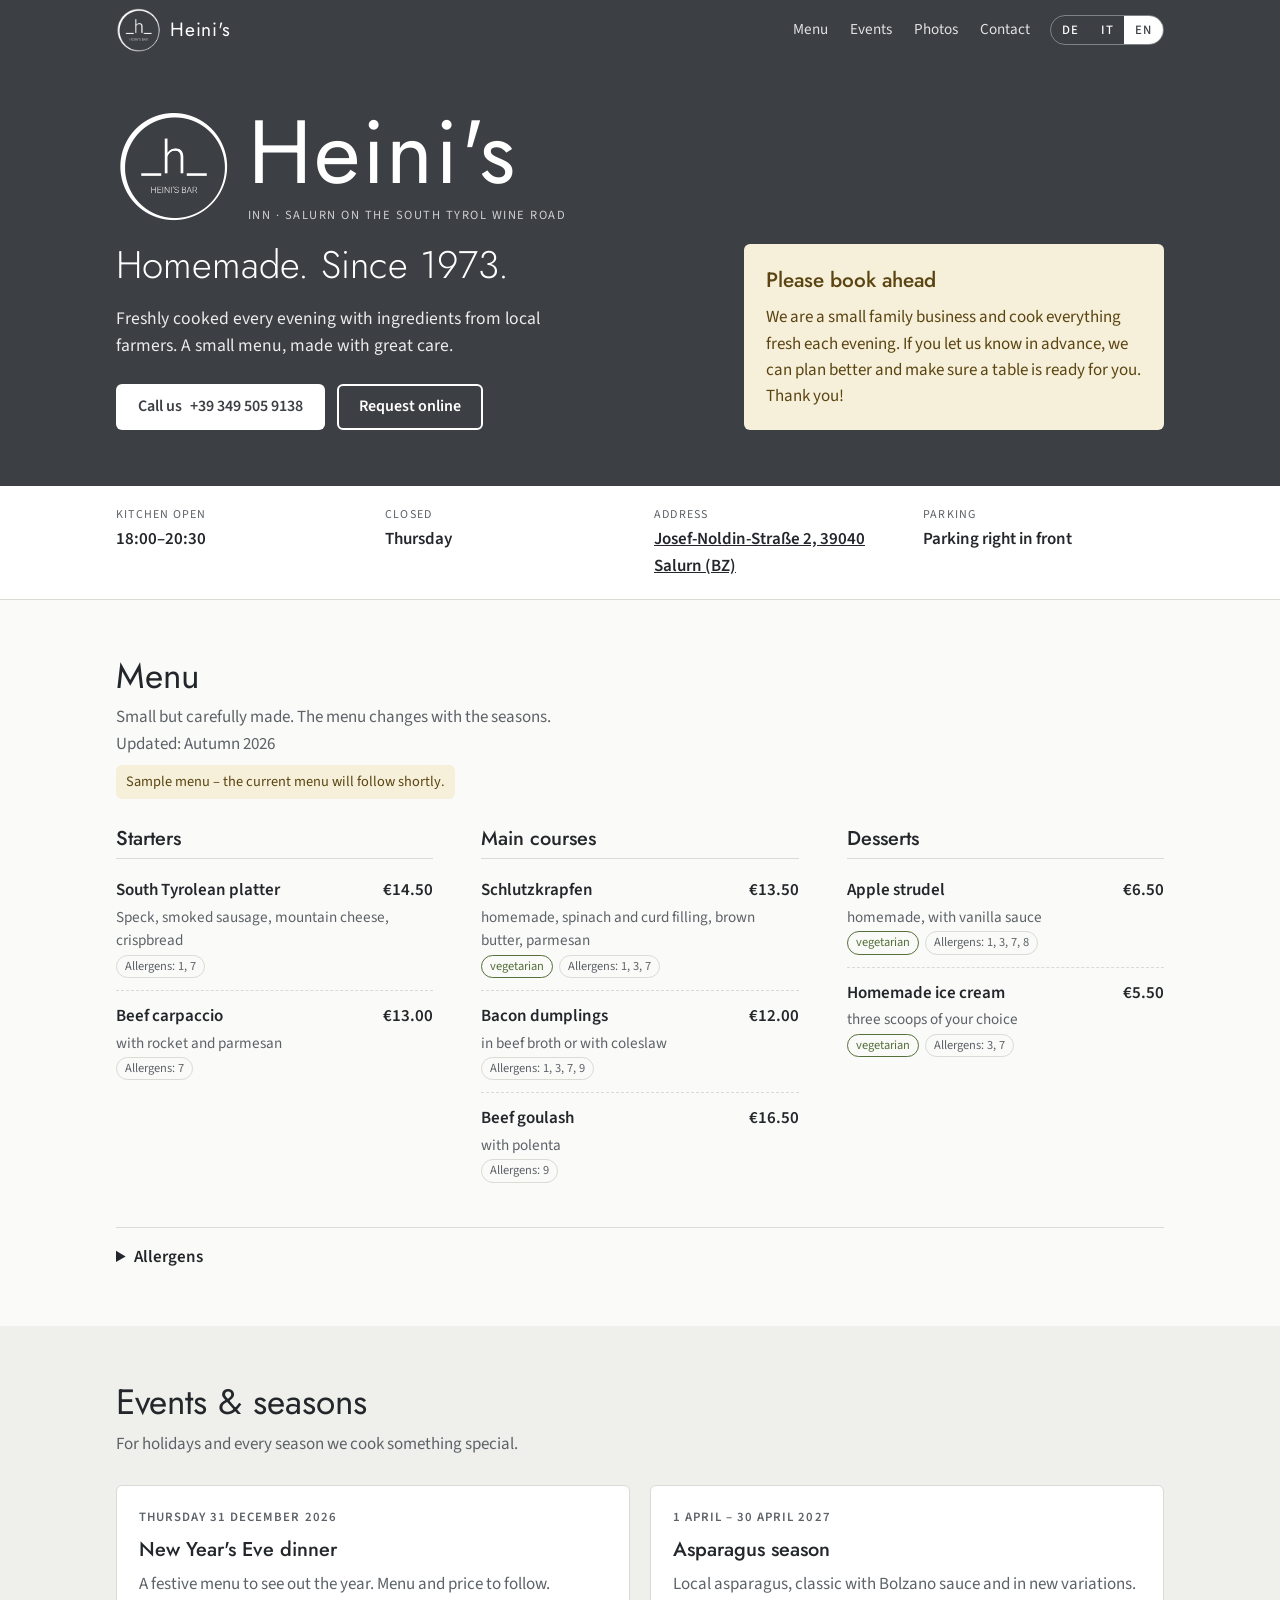
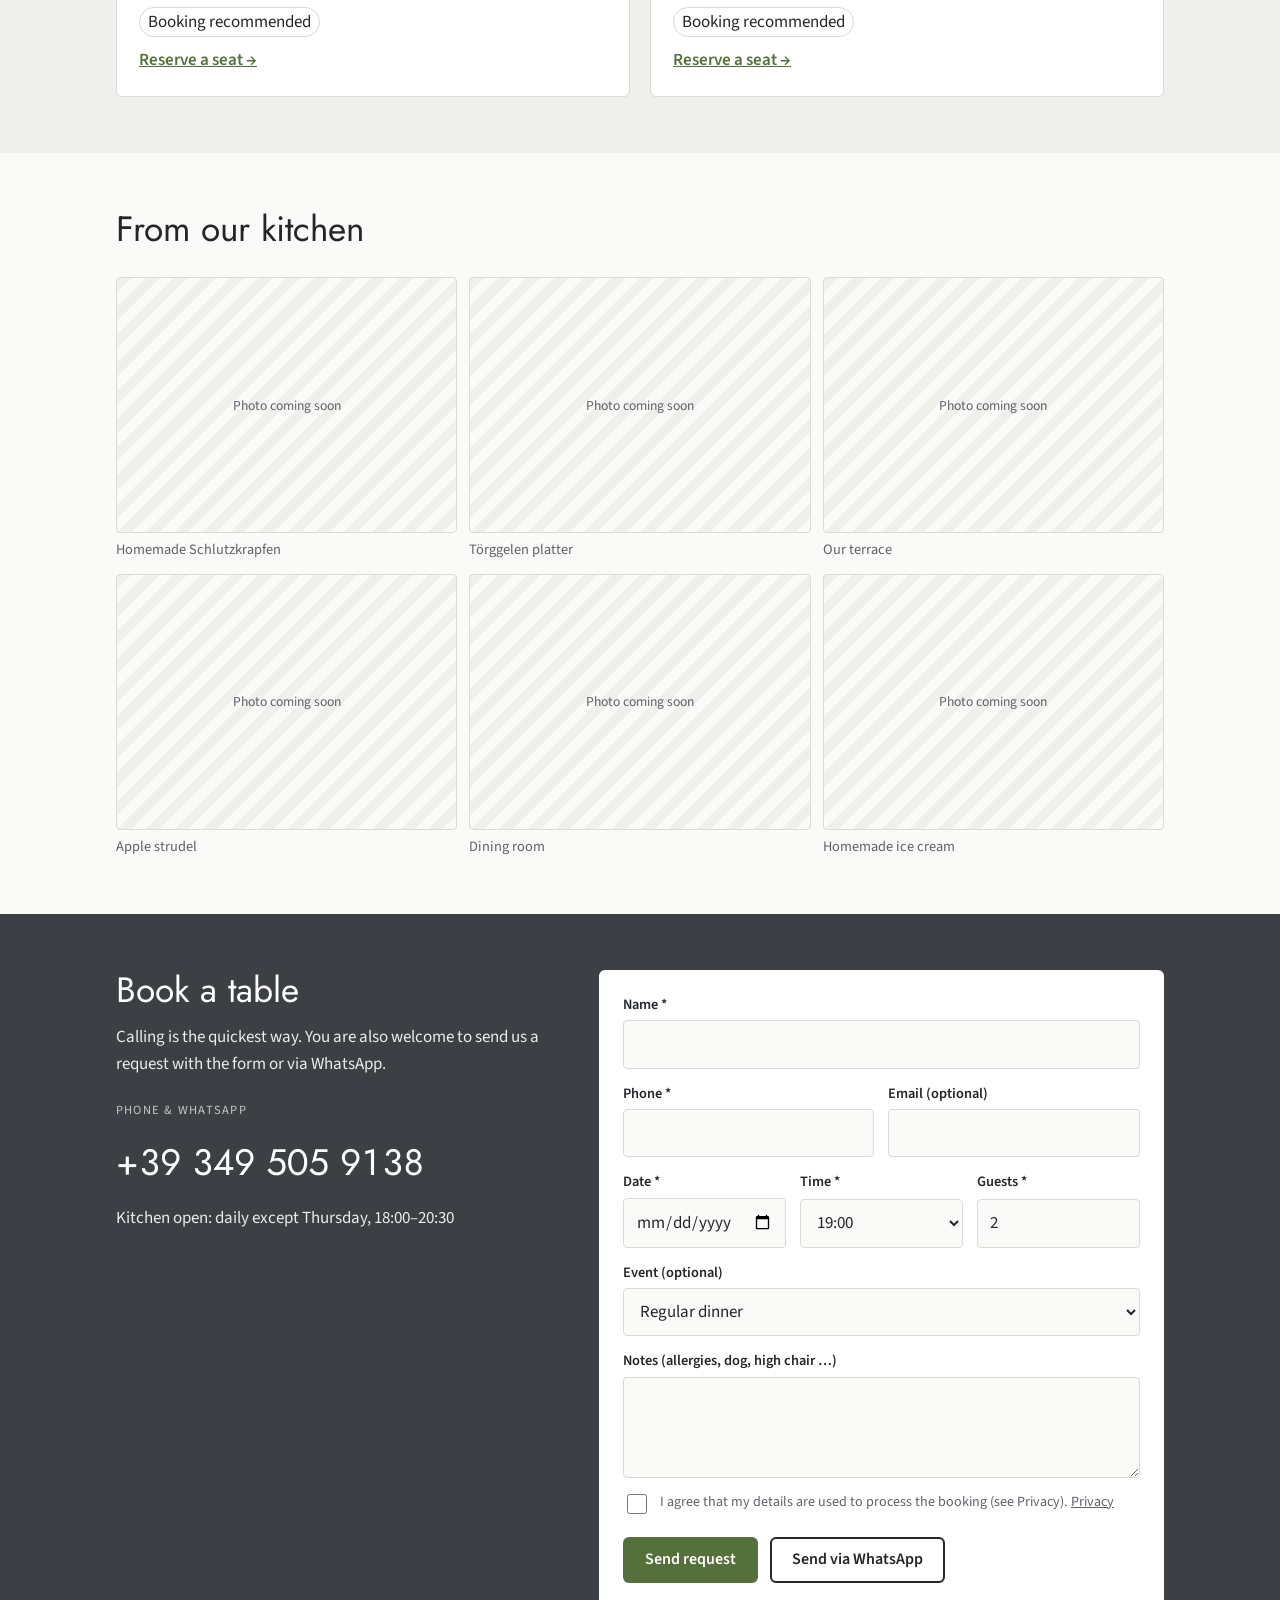
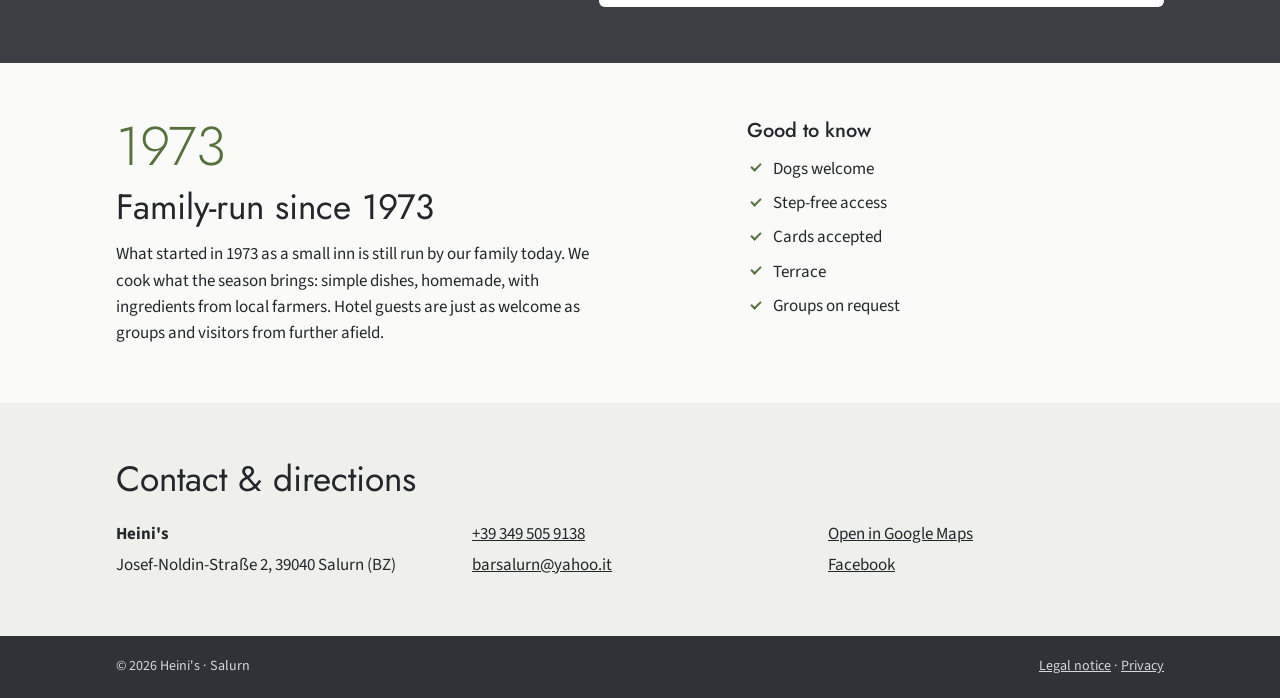
<file: index.html>
<!doctype html>
<html lang="de">
<head>
<meta charset="utf-8">
<meta name="viewport" content="width=device-width, initial-scale=1, viewport-fit=cover">
<title>Heini's Salurn</title>
<meta name="claude:viewport-fit-sides" content="cover">
<meta name="description" content="Heini's – traditionelles Gasthaus in Salurn, Familienbetrieb seit 1973. Hausgemachte, regionale Küche. Reservierung erbeten: +39 349 505 9138.">
<link rel="icon" href="img/logo.png">
<link rel="preconnect" href="https://fonts.googleapis.com">
<link rel="preconnect" href="https://fonts.gstatic.com" crossorigin>
<link rel="stylesheet" href="https://fonts.googleapis.com/css2?family=Jost:wght@300;400;500&family=Source+Sans+3:wght@400;600&display=swap">
<link rel="stylesheet" href="css/style.css">
</head>
<body>

<header class="topbar">
  <div class="wrap topbar-in">
    <a href="#top" class="brand" aria-label="Heini's"><img src="img/logo.png" alt="Heini's Bar Logo" width="44" height="44"><span>Heini's</span></a>
    <nav class="nav" aria-label="Hauptnavigation">
      <a href="#karte" data-i18n="nav.karte">Speisekarte</a>
      <a href="#events" data-i18n="nav.events">Events</a>
      <a href="#fotos" data-i18n="nav.fotos">Fotos</a>
      <a href="#kontakt" data-i18n="nav.kontakt">Kontakt</a>
    </nav>
    <div class="lang" role="group" aria-label="Sprache / Lingua / Language">
      <button type="button" data-lang="de">DE</button>
      <button type="button" data-lang="it">IT</button>
      <button type="button" data-lang="en">EN</button>
    </div>
  </div>
</header>

<main id="top">

  <section class="hero">
    <div class="wrap hero-in">
      <div class="hero-text">
        <div class="hero-brand">
          <img src="img/logo.png" alt="" width="112" height="112">
          <div>
            <h1 class="hero-name">Heini's</h1>
            <p class="eyebrow" data-i18n="hero.eyebrow">Gasthaus · Salurn an der Weinstraße</p>
          </div>
        </div>
        <p class="slogan" data-i18n="hero.title">Hausgemacht. Seit 1973.</p>
        <p class="lead" data-i18n="hero.lead"></p>
        <div class="actions">
          <a class="btn btn-primary js-tel" href="tel:+393495059138"><span data-i18n="hero.call">Anrufen</span> <span class="js-tel-text nowrap"></span></a>
          <a class="btn btn-ghost" href="#reservieren" data-i18n="hero.reserve">Online anfragen</a>
        </div>
      </div>
      <aside class="notice" aria-live="polite">
        <p class="notice-title" data-i18n="notice.title">Bitte reservieren Sie vorab</p>
        <p data-i18n="notice.text"></p>
      </aside>
    </div>
  </section>

  <div id="urlaub" class="urlaub" hidden>
    <div class="wrap"><strong data-i18n="urlaub.title">Betriebsferien</strong> <span id="urlaub-text"></span></div>
  </div>

  <section class="facts" aria-label="Öffnungszeiten">
    <dl class="wrap facts-in">
      <div><dt data-i18n="info.kueche">Warme Küche</dt><dd id="fact-kueche"></dd></div>
      <div><dt data-i18n="info.ruhetag">Ruhetag</dt><dd id="fact-ruhetag"></dd></div>
      <div id="fact-bar-wrap" hidden><dt data-i18n="info.bar">Bar</dt><dd id="fact-bar"></dd></div>
      <div><dt data-i18n="info.adresse">Adresse</dt><dd><a id="fact-adresse" target="_blank" rel="noopener"></a></dd></div>
      <div><dt data-i18n="info.parken">Parken</dt><dd data-i18n="info.parkenText"></dd></div>
    </dl>
  </section>

  <section id="karte" class="section">
    <div class="wrap">
      <div class="section-head">
        <h2 data-i18n="karte.title">Speisekarte</h2>
        <p class="sub"><span data-i18n="karte.lead"></span> <span class="stand"><span data-i18n="karte.stand">Stand</span>: <span id="karte-stand"></span></span></p>
        <p class="beispiel" data-i18n="karte.beispiel"></p>
      </div>
      <div id="karte-list" class="menu"></div>
      <details class="allergene">
        <summary data-i18n="karte.allergeneTitle">Allergene</summary>
        <ol id="allergene-list"></ol>
        <p data-i18n="karte.allergeneHinweis"></p>
      </details>
    </div>
  </section>

  <section id="events" class="section section-alt">
    <div class="wrap">
      <div class="section-head">
        <h2 data-i18n="events.title">Events &amp; Saison</h2>
        <p class="sub" data-i18n="events.lead"></p>
      </div>
      <div id="events-list" class="events"></div>
    </div>
  </section>

  <section id="fotos" class="section">
    <div class="wrap">
      <div class="section-head"><h2 data-i18n="fotos.title">Aus unserer Küche</h2></div>
      <div id="galerie" class="gallery"></div>
    </div>
  </section>

  <section id="reservieren" class="section section-dark">
    <div class="wrap res">
      <div class="res-info">
        <h2 data-i18n="res.title">Tisch reservieren</h2>
        <p data-i18n="res.lead"></p>
        <p class="res-label" data-i18n="res.phoneLabel">Telefon &amp; WhatsApp</p>
        <a class="res-phone js-tel" href="tel:+393495059138"><span class="js-tel-text"></span></a>
        <p class="res-times" id="res-times"></p>
      </div>

      <form id="res-form" class="form" novalidate>
        <div class="row">
          <label for="f-name"><span data-i18n="f.name">Name</span> *</label>
          <input id="f-name" name="name" autocomplete="name" required>
        </div>
        <div class="row two">
          <div><label for="f-tel"><span data-i18n="f.tel">Telefon</span> *</label>
            <input id="f-tel" name="telefon" type="tel" autocomplete="tel" required></div>
          <div><label for="f-email" data-i18n="f.email">E-Mail (optional)</label>
            <input id="f-email" name="email" type="email" autocomplete="email"></div>
        </div>
        <div class="row three">
          <div><label for="f-datum"><span data-i18n="f.datum">Datum</span> *</label>
            <input id="f-datum" name="datum" type="date" required></div>
          <div><label for="f-zeit"><span data-i18n="f.zeit">Uhrzeit</span> *</label>
            <select id="f-zeit" name="uhrzeit" required></select></div>
          <div><label for="f-personen"><span data-i18n="f.personen">Personen</span> *</label>
            <input id="f-personen" name="personen" type="number" min="1" max="60" value="2" required></div>
        </div>
        <div class="row">
          <label for="f-anlass" data-i18n="f.anlass">Event (optional)</label>
          <select id="f-anlass" name="event"></select>
        </div>
        <div class="row">
          <label for="f-notiz" data-i18n="f.notiz">Anmerkungen</label>
          <textarea id="f-notiz" name="anmerkungen" rows="3"></textarea>
        </div>
        <label class="check" for="f-consent">
          <input id="f-consent" type="checkbox" required>
          <span><span data-i18n="f.consent"></span> <a href="datenschutz.html" data-i18n="footer.datenschutz">Datenschutz</a></span>
        </label>
        <input type="text" name="_honey" class="hp" tabindex="-1" autocomplete="off" aria-hidden="true">
        <p id="f-msg" class="msg" role="status" hidden></p>
        <div class="actions">
          <button type="submit" class="btn btn-primary" id="f-submit" data-i18n="f.senden">Anfrage senden</button>
          <button type="button" class="btn btn-ghost" id="f-wa" data-i18n="f.whatsapp">Per WhatsApp senden</button>
        </div>
      </form>
    </div>
  </section>

  <section class="section about">
    <div class="wrap about-in">
      <div>
        <p class="year">1973</p>
        <h2 data-i18n="about.title">Seit 1973 in Familienhand</h2>
        <p data-i18n="about.text"></p>
      </div>
      <div>
        <h3 data-i18n="gut.title">Gut zu wissen</h3>
        <ul class="ticks">
          <li data-i18n="gut.hunde">Hunde willkommen</li>
          <li data-i18n="gut.barriere">Barrierefrei</li>
          <li data-i18n="gut.karte">Kartenzahlung möglich</li>
          <li data-i18n="gut.terrasse">Terrasse</li>
          <li data-i18n="gut.gruppen">Gruppen auf Anfrage</li>
        </ul>
      </div>
    </div>
  </section>

  <section id="kontakt" class="section section-alt">
    <div class="wrap contact">
      <h2 data-i18n="kontakt.title">Kontakt &amp; Anfahrt</h2>
      <div class="contact-grid">
        <p><strong>Heini's</strong><br><span id="c-adresse"></span></p>
        <p><a class="js-tel" href="tel:+393495059138"><span class="js-tel-text"></span></a><br>
           <a id="c-email" href="mailto:barsalurn@yahoo.it"></a></p>
        <p><a id="c-maps" target="_blank" rel="noopener" data-i18n="kontakt.maps">In Google Maps öffnen</a><br>
           <a id="c-fb" target="_blank" rel="noopener">Facebook</a></p>
      </div>
    </div>
  </section>

</main>

<footer class="footer">
  <div class="wrap footer-in">
    <span>© <span id="jahr"></span> Heini's · Salurn</span>
    <span><a href="impressum.html" data-i18n="footer.impressum">Impressum</a> · <a href="datenschutz.html" data-i18n="footer.datenschutz">Datenschutz</a></span>
  </div>
</footer>

<script src="js/data.js"></script>
<script src="js/i18n.js"></script>
<script src="js/main.js"></script>
</body>
</html>
</file>
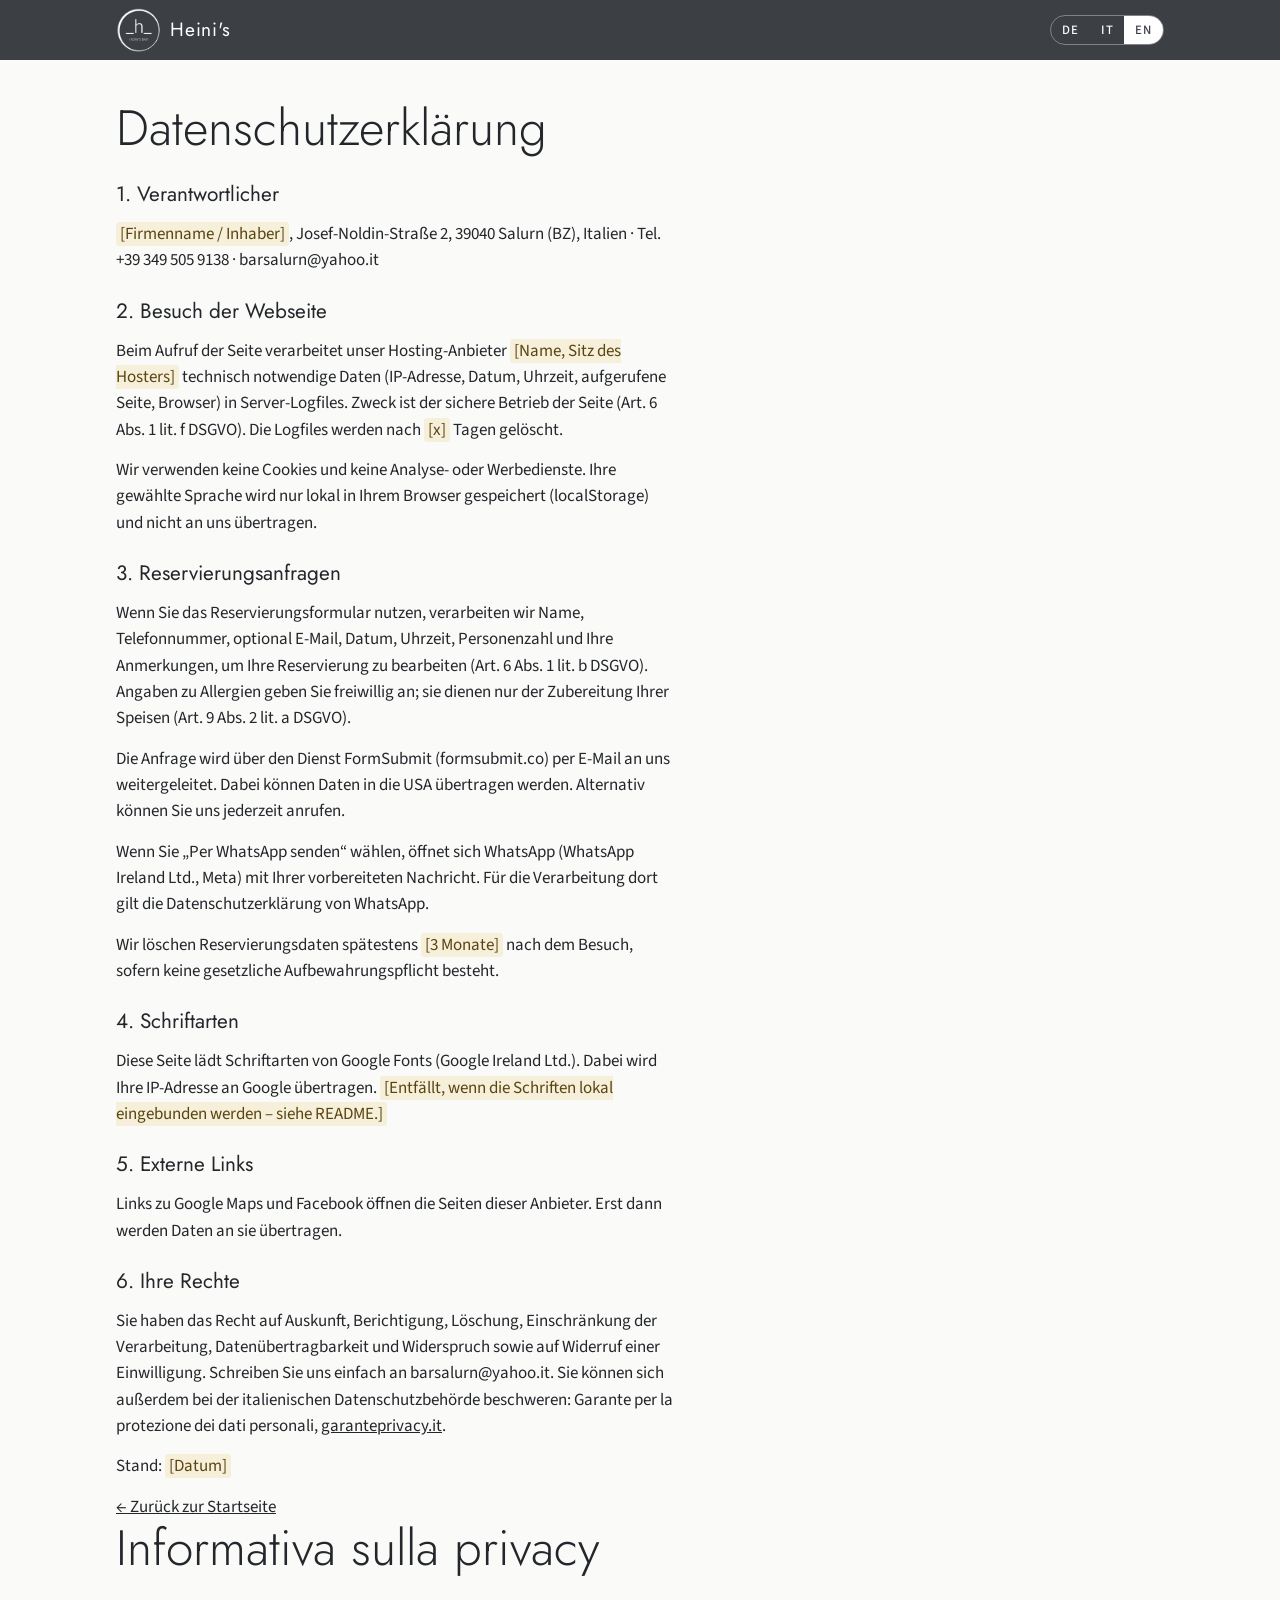
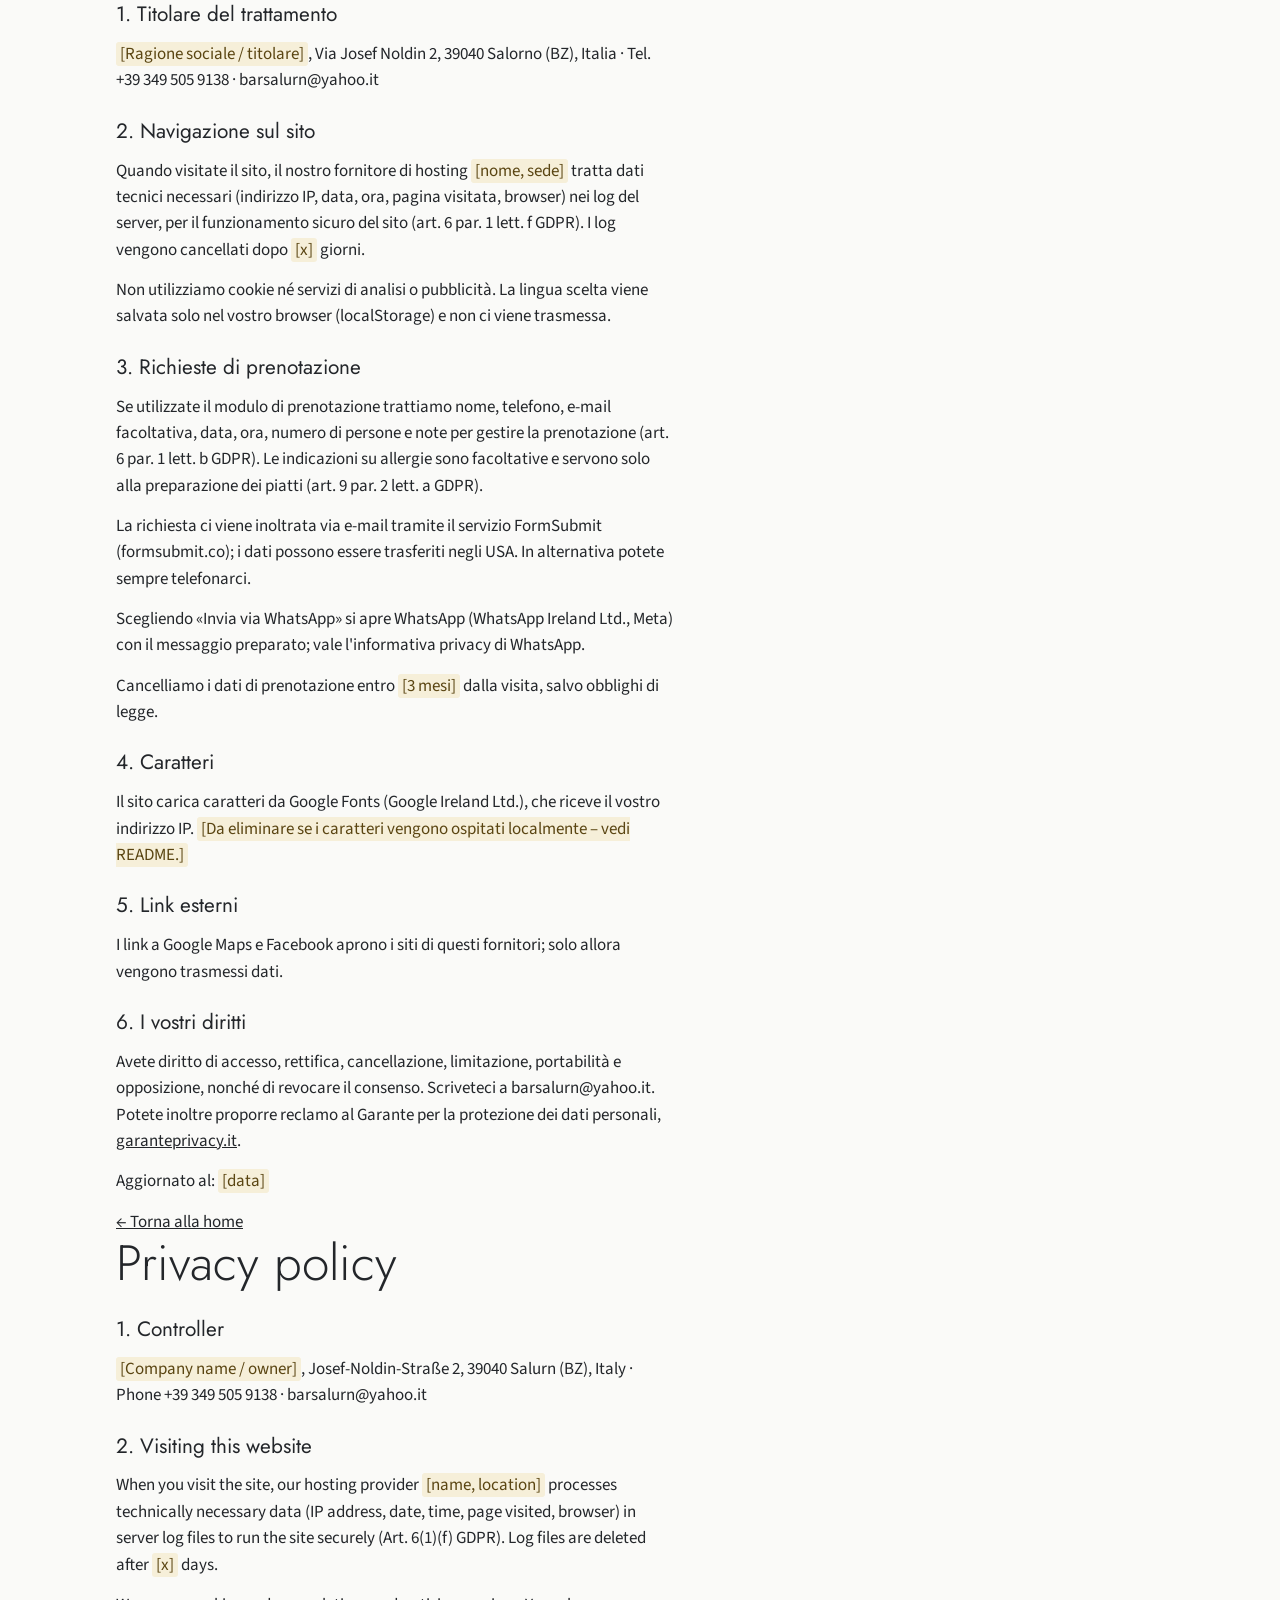
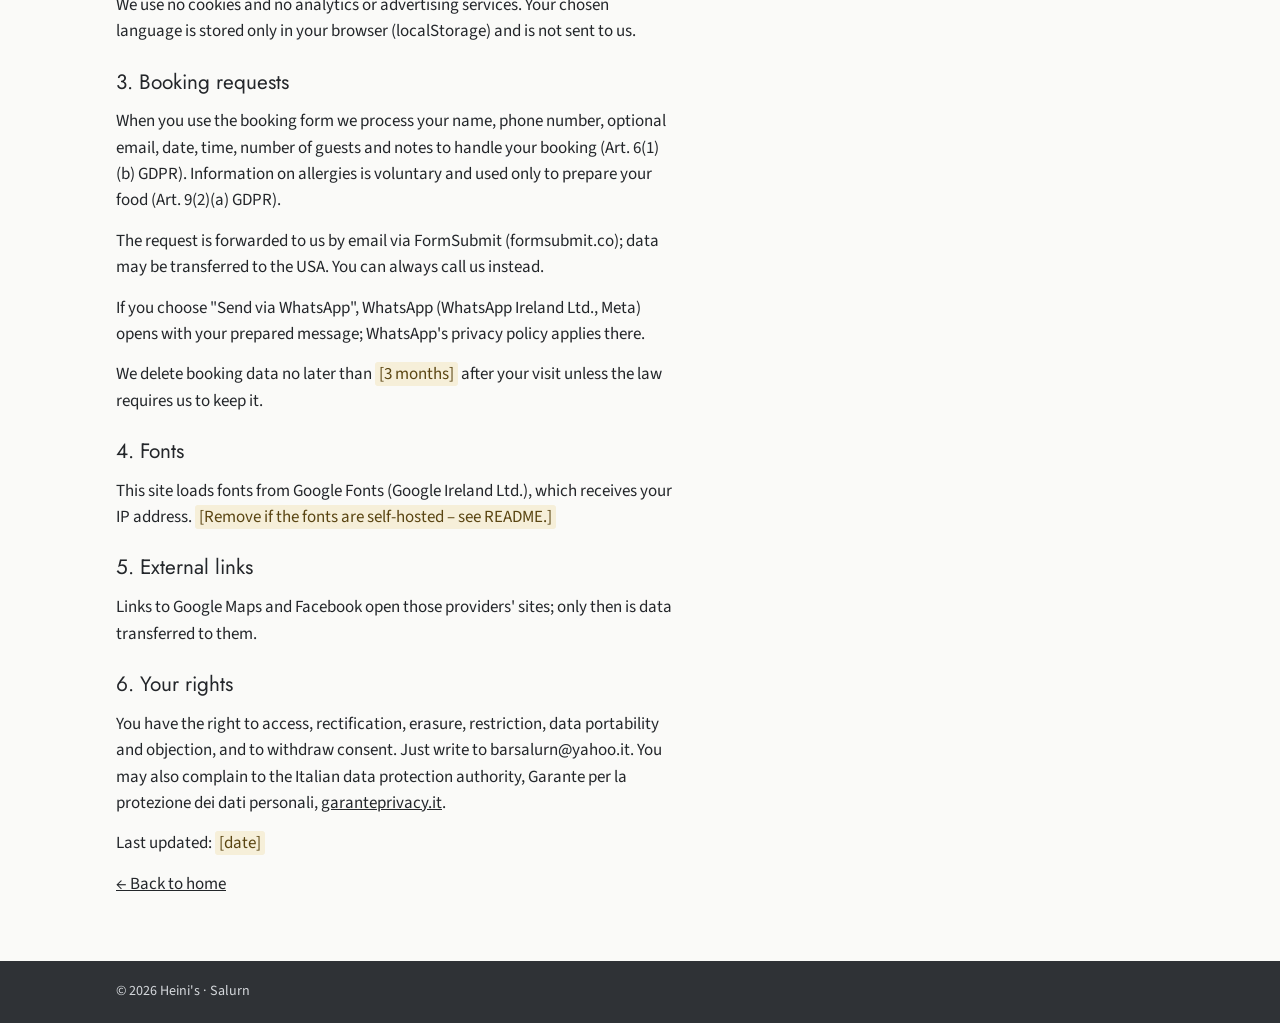
<file: datenschutz.html>
<!doctype html>
<html lang="de">
<head>
<meta charset="utf-8">
<meta name="viewport" content="width=device-width, initial-scale=1, viewport-fit=cover">
<title>Datenschutz · Heini's Salurn</title>
<meta name="robots" content="noindex">
<link rel="icon" href="img/logo.png">
<link rel="stylesheet" href="https://fonts.googleapis.com/css2?family=Jost:wght@300;400;500&family=Source+Sans+3:wght@400;600&display=swap">
<link rel="stylesheet" href="css/style.css">
</head>
<body>
<header class="topbar">
  <div class="wrap topbar-in">
    <a href="index.html" class="brand"><img src="img/logo.png" alt="Heini's Bar Logo" width="44" height="44"><span>Heini's</span></a>
    <div class="lang" role="group" aria-label="Sprache / Lingua / Language" style="margin-left:auto">
      <button type="button" data-lang="de">DE</button><button type="button" data-lang="it">IT</button><button type="button" data-lang="en">EN</button>
    </div>
  </div>
</header>

<main class="legal wrap">
<!-- VORLAGE nach DSGVO / GDPR. Gelb markierte Stellen ersetzen und vor
     Veröffentlichung kurz von Steuerberater oder Verband (z. B. HGV) prüfen lassen. -->
<article data-lang-block="de">
  <h1>Datenschutzerklärung</h1>
  <h2>1. Verantwortlicher</h2>
  <p><span class="todo">[Firmenname / Inhaber]</span>, Josef-Noldin-Straße 2, 39040 Salurn (BZ), Italien · Tel. +39 349 505 9138 · barsalurn@yahoo.it</p>
  <h2>2. Besuch der Webseite</h2>
  <p>Beim Aufruf der Seite verarbeitet unser Hosting-Anbieter <span class="todo">[Name, Sitz des Hosters]</span> technisch notwendige Daten (IP-Adresse, Datum, Uhrzeit, aufgerufene Seite, Browser) in Server-Logfiles. Zweck ist der sichere Betrieb der Seite (Art. 6 Abs. 1 lit. f DSGVO). Die Logfiles werden nach <span class="todo">[x]</span> Tagen gelöscht.</p>
  <p>Wir verwenden keine Cookies und keine Analyse- oder Werbedienste. Ihre gewählte Sprache wird nur lokal in Ihrem Browser gespeichert (localStorage) und nicht an uns übertragen.</p>
  <h2>3. Reservierungsanfragen</h2>
  <p>Wenn Sie das Reservierungsformular nutzen, verarbeiten wir Name, Telefonnummer, optional E-Mail, Datum, Uhrzeit, Personenzahl und Ihre Anmerkungen, um Ihre Reservierung zu bearbeiten (Art. 6 Abs. 1 lit. b DSGVO). Angaben zu Allergien geben Sie freiwillig an; sie dienen nur der Zubereitung Ihrer Speisen (Art. 9 Abs. 2 lit. a DSGVO).</p>
  <p>Die Anfrage wird über den Dienst FormSubmit (formsubmit.co) per E-Mail an uns weitergeleitet. Dabei können Daten in die USA übertragen werden. Alternativ können Sie uns jederzeit anrufen.</p>
  <p>Wenn Sie „Per WhatsApp senden“ wählen, öffnet sich WhatsApp (WhatsApp Ireland Ltd., Meta) mit Ihrer vorbereiteten Nachricht. Für die Verarbeitung dort gilt die Datenschutzerklärung von WhatsApp.</p>
  <p>Wir löschen Reservierungsdaten spätestens <span class="todo">[3 Monate]</span> nach dem Besuch, sofern keine gesetzliche Aufbewahrungspflicht besteht.</p>
  <h2>4. Schriftarten</h2>
  <p>Diese Seite lädt Schriftarten von Google Fonts (Google Ireland Ltd.). Dabei wird Ihre IP-Adresse an Google übertragen. <span class="todo">[Entfällt, wenn die Schriften lokal eingebunden werden – siehe README.]</span></p>
  <h2>5. Externe Links</h2>
  <p>Links zu Google Maps und Facebook öffnen die Seiten dieser Anbieter. Erst dann werden Daten an sie übertragen.</p>
  <h2>6. Ihre Rechte</h2>
  <p>Sie haben das Recht auf Auskunft, Berichtigung, Löschung, Einschränkung der Verarbeitung, Datenübertragbarkeit und Widerspruch sowie auf Widerruf einer Einwilligung. Schreiben Sie uns einfach an barsalurn@yahoo.it. Sie können sich außerdem bei der italienischen Datenschutzbehörde beschweren: Garante per la protezione dei dati personali, <a href="https://www.garanteprivacy.it" target="_blank" rel="noopener">garanteprivacy.it</a>.</p>
  <p>Stand: <span class="todo">[Datum]</span></p>
  <p><a href="index.html">← Zurück zur Startseite</a></p>
</article>

<article data-lang-block="it" hidden>
  <h1>Informativa sulla privacy</h1>
  <h2>1. Titolare del trattamento</h2>
  <p><span class="todo">[Ragione sociale / titolare]</span>, Via Josef Noldin 2, 39040 Salorno (BZ), Italia · Tel. +39 349 505 9138 · barsalurn@yahoo.it</p>
  <h2>2. Navigazione sul sito</h2>
  <p>Quando visitate il sito, il nostro fornitore di hosting <span class="todo">[nome, sede]</span> tratta dati tecnici necessari (indirizzo IP, data, ora, pagina visitata, browser) nei log del server, per il funzionamento sicuro del sito (art. 6 par. 1 lett. f GDPR). I log vengono cancellati dopo <span class="todo">[x]</span> giorni.</p>
  <p>Non utilizziamo cookie né servizi di analisi o pubblicità. La lingua scelta viene salvata solo nel vostro browser (localStorage) e non ci viene trasmessa.</p>
  <h2>3. Richieste di prenotazione</h2>
  <p>Se utilizzate il modulo di prenotazione trattiamo nome, telefono, e-mail facoltativa, data, ora, numero di persone e note per gestire la prenotazione (art. 6 par. 1 lett. b GDPR). Le indicazioni su allergie sono facoltative e servono solo alla preparazione dei piatti (art. 9 par. 2 lett. a GDPR).</p>
  <p>La richiesta ci viene inoltrata via e-mail tramite il servizio FormSubmit (formsubmit.co); i dati possono essere trasferiti negli USA. In alternativa potete sempre telefonarci.</p>
  <p>Scegliendo «Invia via WhatsApp» si apre WhatsApp (WhatsApp Ireland Ltd., Meta) con il messaggio preparato; vale l'informativa privacy di WhatsApp.</p>
  <p>Cancelliamo i dati di prenotazione entro <span class="todo">[3 mesi]</span> dalla visita, salvo obblighi di legge.</p>
  <h2>4. Caratteri</h2>
  <p>Il sito carica caratteri da Google Fonts (Google Ireland Ltd.), che riceve il vostro indirizzo IP. <span class="todo">[Da eliminare se i caratteri vengono ospitati localmente – vedi README.]</span></p>
  <h2>5. Link esterni</h2>
  <p>I link a Google Maps e Facebook aprono i siti di questi fornitori; solo allora vengono trasmessi dati.</p>
  <h2>6. I vostri diritti</h2>
  <p>Avete diritto di accesso, rettifica, cancellazione, limitazione, portabilità e opposizione, nonché di revocare il consenso. Scriveteci a barsalurn@yahoo.it. Potete inoltre proporre reclamo al Garante per la protezione dei dati personali, <a href="https://www.garanteprivacy.it" target="_blank" rel="noopener">garanteprivacy.it</a>.</p>
  <p>Aggiornato al: <span class="todo">[data]</span></p>
  <p><a href="index.html">← Torna alla home</a></p>
</article>

<article data-lang-block="en" hidden>
  <h1>Privacy policy</h1>
  <h2>1. Controller</h2>
  <p><span class="todo">[Company name / owner]</span>, Josef-Noldin-Straße 2, 39040 Salurn (BZ), Italy · Phone +39 349 505 9138 · barsalurn@yahoo.it</p>
  <h2>2. Visiting this website</h2>
  <p>When you visit the site, our hosting provider <span class="todo">[name, location]</span> processes technically necessary data (IP address, date, time, page visited, browser) in server log files to run the site securely (Art. 6(1)(f) GDPR). Log files are deleted after <span class="todo">[x]</span> days.</p>
  <p>We use no cookies and no analytics or advertising services. Your chosen language is stored only in your browser (localStorage) and is not sent to us.</p>
  <h2>3. Booking requests</h2>
  <p>When you use the booking form we process your name, phone number, optional email, date, time, number of guests and notes to handle your booking (Art. 6(1)(b) GDPR). Information on allergies is voluntary and used only to prepare your food (Art. 9(2)(a) GDPR).</p>
  <p>The request is forwarded to us by email via FormSubmit (formsubmit.co); data may be transferred to the USA. You can always call us instead.</p>
  <p>If you choose "Send via WhatsApp", WhatsApp (WhatsApp Ireland Ltd., Meta) opens with your prepared message; WhatsApp's privacy policy applies there.</p>
  <p>We delete booking data no later than <span class="todo">[3 months]</span> after your visit unless the law requires us to keep it.</p>
  <h2>4. Fonts</h2>
  <p>This site loads fonts from Google Fonts (Google Ireland Ltd.), which receives your IP address. <span class="todo">[Remove if the fonts are self-hosted – see README.]</span></p>
  <h2>5. External links</h2>
  <p>Links to Google Maps and Facebook open those providers' sites; only then is data transferred to them.</p>
  <h2>6. Your rights</h2>
  <p>You have the right to access, rectification, erasure, restriction, data portability and objection, and to withdraw consent. Just write to barsalurn@yahoo.it. You may also complain to the Italian data protection authority, Garante per la protezione dei dati personali, <a href="https://www.garanteprivacy.it" target="_blank" rel="noopener">garanteprivacy.it</a>.</p>
  <p>Last updated: <span class="todo">[date]</span></p>
  <p><a href="index.html">← Back to home</a></p>
</article>
</main>

<footer class="footer"><div class="wrap footer-in"><span>© <span id="jahr"></span> Heini's · Salurn</span></div></footer>
<script src="js/data.js"></script>
<script src="js/i18n.js"></script>
<script src="js/main.js"></script>
</body>
</html>
</file>
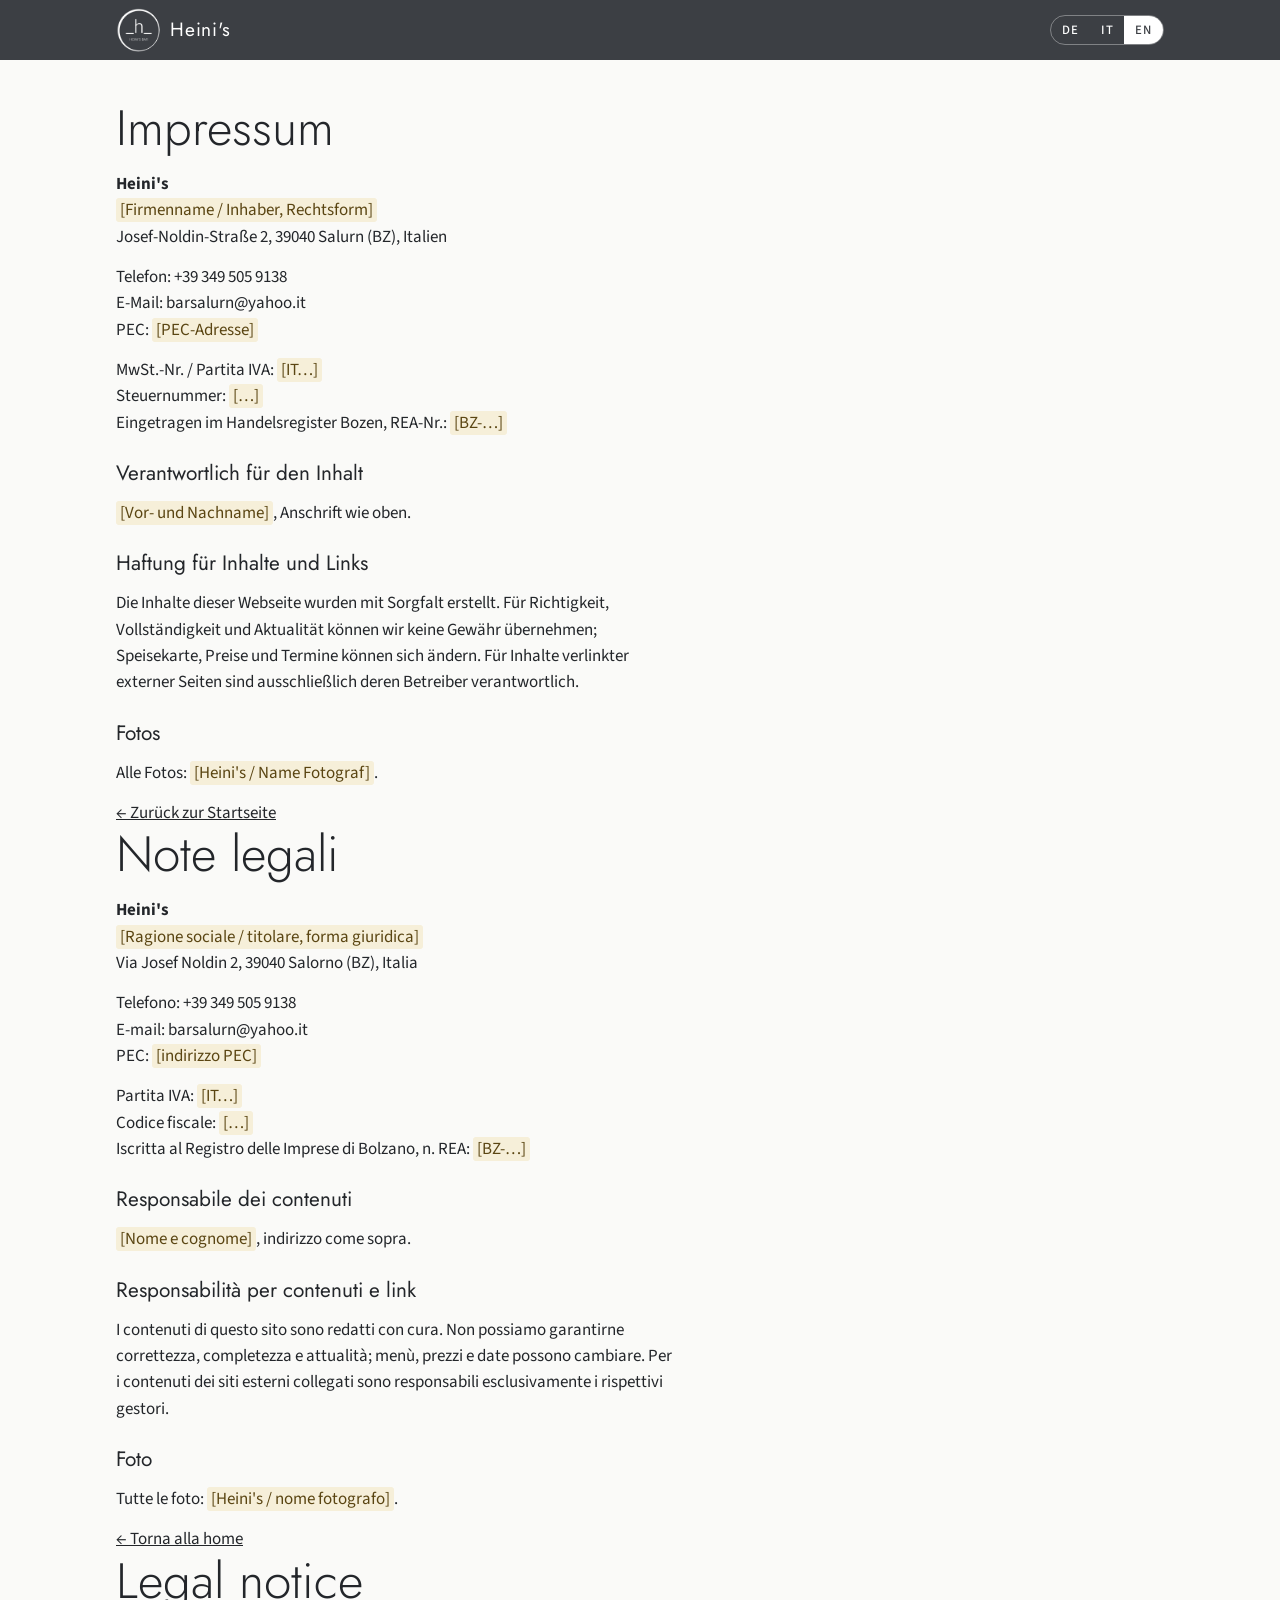
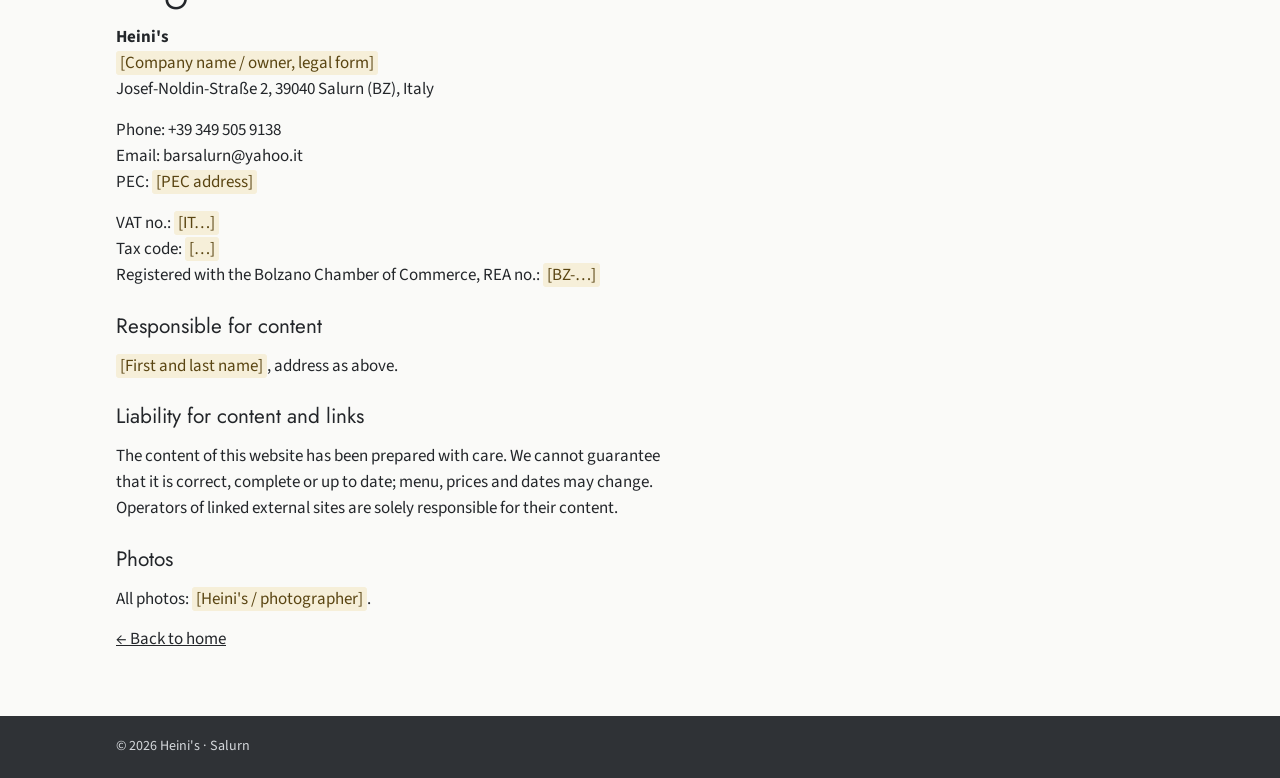
<file: impressum.html>
<!doctype html>
<html lang="de">
<head>
<meta charset="utf-8">
<meta name="viewport" content="width=device-width, initial-scale=1, viewport-fit=cover">
<title>Impressum · Heini's Salurn</title>
<meta name="robots" content="noindex">
<link rel="icon" href="img/logo.png">
<link rel="stylesheet" href="https://fonts.googleapis.com/css2?family=Jost:wght@300;400;500&family=Source+Sans+3:wght@400;600&display=swap">
<link rel="stylesheet" href="css/style.css">
</head>
<body>
<header class="topbar">
  <div class="wrap topbar-in">
    <a href="index.html" class="brand"><img src="img/logo.png" alt="Heini's Bar Logo" width="44" height="44"><span>Heini's</span></a>
    <div class="lang" role="group" aria-label="Sprache / Lingua / Language" style="margin-left:auto">
      <button type="button" data-lang="de">DE</button><button type="button" data-lang="it">IT</button><button type="button" data-lang="en">EN</button>
    </div>
  </div>
</header>

<main class="legal wrap">
<!-- VORLAGE: alle gelb markierten Stellen [ … ] ersetzen. -->
<article data-lang-block="de">
  <h1>Impressum</h1>
  <p><strong>Heini's</strong><br>
  <span class="todo">[Firmenname / Inhaber, Rechtsform]</span><br>
  Josef-Noldin-Straße 2, 39040 Salurn (BZ), Italien</p>
  <p>Telefon: +39 349 505 9138<br>E-Mail: barsalurn@yahoo.it<br>
  PEC: <span class="todo">[PEC-Adresse]</span></p>
  <p>MwSt.-Nr. / Partita IVA: <span class="todo">[IT…]</span><br>
  Steuernummer: <span class="todo">[…]</span><br>
  Eingetragen im Handelsregister Bozen, REA-Nr.: <span class="todo">[BZ-…]</span></p>
  <h2>Verantwortlich für den Inhalt</h2>
  <p><span class="todo">[Vor- und Nachname]</span>, Anschrift wie oben.</p>
  <h2>Haftung für Inhalte und Links</h2>
  <p>Die Inhalte dieser Webseite wurden mit Sorgfalt erstellt. Für Richtigkeit, Vollständigkeit und Aktualität können wir keine Gewähr übernehmen; Speisekarte, Preise und Termine können sich ändern. Für Inhalte verlinkter externer Seiten sind ausschließlich deren Betreiber verantwortlich.</p>
  <h2>Fotos</h2>
  <p>Alle Fotos: <span class="todo">[Heini's / Name Fotograf]</span>.</p>
  <p><a href="index.html">← Zurück zur Startseite</a></p>
</article>

<article data-lang-block="it" hidden>
  <h1>Note legali</h1>
  <p><strong>Heini's</strong><br>
  <span class="todo">[Ragione sociale / titolare, forma giuridica]</span><br>
  Via Josef Noldin 2, 39040 Salorno (BZ), Italia</p>
  <p>Telefono: +39 349 505 9138<br>E-mail: barsalurn@yahoo.it<br>
  PEC: <span class="todo">[indirizzo PEC]</span></p>
  <p>Partita IVA: <span class="todo">[IT…]</span><br>
  Codice fiscale: <span class="todo">[…]</span><br>
  Iscritta al Registro delle Imprese di Bolzano, n. REA: <span class="todo">[BZ-…]</span></p>
  <h2>Responsabile dei contenuti</h2>
  <p><span class="todo">[Nome e cognome]</span>, indirizzo come sopra.</p>
  <h2>Responsabilità per contenuti e link</h2>
  <p>I contenuti di questo sito sono redatti con cura. Non possiamo garantirne correttezza, completezza e attualità; menù, prezzi e date possono cambiare. Per i contenuti dei siti esterni collegati sono responsabili esclusivamente i rispettivi gestori.</p>
  <h2>Foto</h2>
  <p>Tutte le foto: <span class="todo">[Heini's / nome fotografo]</span>.</p>
  <p><a href="index.html">← Torna alla home</a></p>
</article>

<article data-lang-block="en" hidden>
  <h1>Legal notice</h1>
  <p><strong>Heini's</strong><br>
  <span class="todo">[Company name / owner, legal form]</span><br>
  Josef-Noldin-Straße 2, 39040 Salurn (BZ), Italy</p>
  <p>Phone: +39 349 505 9138<br>Email: barsalurn@yahoo.it<br>
  PEC: <span class="todo">[PEC address]</span></p>
  <p>VAT no.: <span class="todo">[IT…]</span><br>
  Tax code: <span class="todo">[…]</span><br>
  Registered with the Bolzano Chamber of Commerce, REA no.: <span class="todo">[BZ-…]</span></p>
  <h2>Responsible for content</h2>
  <p><span class="todo">[First and last name]</span>, address as above.</p>
  <h2>Liability for content and links</h2>
  <p>The content of this website has been prepared with care. We cannot guarantee that it is correct, complete or up to date; menu, prices and dates may change. Operators of linked external sites are solely responsible for their content.</p>
  <h2>Photos</h2>
  <p>All photos: <span class="todo">[Heini's / photographer]</span>.</p>
  <p><a href="index.html">← Back to home</a></p>
</article>
</main>

<footer class="footer"><div class="wrap footer-in"><span>© <span id="jahr"></span> Heini's · Salurn</span></div></footer>
<script src="js/data.js"></script>
<script src="js/i18n.js"></script>
<script src="js/main.js"></script>
</body>
</html>
</file>
<file: css/style.css>
/* Layout: schlichte Einspalten-Seite, Kopfzeile in der Logo-Farbe,
   Abschnitte untereinander, auf dem Handy alles einspaltig. */
:root {
  --char: #3c3f44;        /* Logo-Anthrazit */
  --char-2: #2f3236;
  --bg: #fafaf8;
  --bg-alt: #eff0ec;
  --fg: #23262a;
  --muted: #5d6268;
  --line: #d9dbd5;
  --accent: #56703c;      /* Rebenlaub – Salurn, Weinstraße */
  --accent-fg: #ffffff;
  --warn-bg: #f6efd9;
  --warn-fg: #5a4512;
  --card: #ffffff;
  --display: "Jost", "Helvetica Neue", Arial, sans-serif;
  --body: "Source Sans 3", "Segoe UI", Roboto, Arial, sans-serif;
  --radius: 6px;
  color-scheme: light;
}
@media (prefers-color-scheme: dark) {
  :root:not([data-theme="light"]) {
    --bg: #1c1e21; --bg-alt: #23262a; --fg: #eceeea; --muted: #a8adb2; --line: #3a3e43;
    --accent: #9cbd78; --accent-fg: #17200f; --warn-bg: #3a3320; --warn-fg: #f1dfaa; --card: #26292d;
    color-scheme: dark;
  }
}
:root[data-theme="dark"] {
  --bg: #1c1e21; --bg-alt: #23262a; --fg: #eceeea; --muted: #a8adb2; --line: #3a3e43;
  --accent: #9cbd78; --accent-fg: #17200f; --warn-bg: #3a3320; --warn-fg: #f1dfaa; --card: #26292d;
  color-scheme: dark;
}

*, *::before, *::after { box-sizing: border-box; }
html { scroll-behavior: smooth; scroll-padding-top: 72px; }
@media (prefers-reduced-motion: reduce) { html { scroll-behavior: auto; } }
body { margin: 0; background: var(--bg); color: var(--fg); font: 17px/1.55 var(--body); }
body::before { content: ""; position: fixed; inset: 0 0 auto; height: env(safe-area-inset-top, 0px); z-index: 10; background: var(--char); }
img { max-width: 100%; height: auto; display: block; }
a { color: inherit; }
h1, h2, h3 { font-family: var(--display); font-weight: 400; line-height: 1.15; text-wrap: balance; margin: 0; }
h1 { font-size: clamp(2rem, 5vw, 3.1rem); font-weight: 300; }
h2 { font-size: clamp(1.6rem, 3.4vw, 2.2rem); }
h3 { font-size: 1.25rem; font-weight: 500; }
p { margin: 0; }
.nowrap { white-space: nowrap; }
:focus-visible { outline: 3px solid var(--accent); outline-offset: 2px; }

.wrap {
  max-width: 1080px; margin: 0 auto;
  padding-left: max(16px, env(safe-area-inset-left, 0px));
  padding-right: max(16px, env(safe-area-inset-right, 0px));
}

/* Kopfzeile */
.topbar { position: sticky; top: env(safe-area-inset-top, 0px); z-index: 5; background: var(--char); color: #fff; }
.topbar-in { display: flex; align-items: center; gap: 20px; padding-block: 8px; }
.brand { display: flex; align-items: center; gap: 10px; text-decoration: none; font-family: var(--display); font-size: 1.2rem; letter-spacing: .04em; }
.brand img { width: 44px; height: 44px; border-radius: 50%; }
.nav { display: flex; gap: 22px; margin-left: auto; }
.nav a { text-decoration: none; font-size: .95rem; opacity: .85; }
.nav a:hover { opacity: 1; text-decoration: underline; text-underline-offset: 4px; }
.lang { display: flex; border: 1px solid rgba(255,255,255,.35); border-radius: 999px; overflow: hidden; flex-shrink: 0; }
.lang button { background: none; color: #fff; border: 0; font: 500 .8rem/1 var(--body); letter-spacing: .06em; padding: 8px 11px; cursor: pointer; }
.lang button[aria-pressed="true"] { background: #fff; color: var(--char); }
@media (max-width: 760px) {
  .nav { display: none; }
  .lang { margin-left: auto; }
}

/* Hero */
.hero { background: var(--char); color: #fff; padding-block: 48px 56px; }
.hero-in { display: grid; grid-template-columns: 1.4fr 1fr; gap: 40px; align-items: end; }
.hero-text { display: grid; gap: 18px; min-width: 0; }
.hero-brand { display: flex; align-items: center; gap: 20px; }
.hero-brand img { width: 112px; height: 112px; border-radius: 50%; flex-shrink: 0; }
.hero-name { font-size: clamp(3.2rem, 9vw, 5.6rem); font-weight: 400; letter-spacing: .02em; line-height: 1; }
.hero-brand .eyebrow { margin-top: 8px; }
.slogan { font-family: var(--display); font-weight: 300; font-size: clamp(1.6rem, 4vw, 2.4rem); line-height: 1.15; }
@media (max-width: 480px) { .hero-brand img { width: 76px; height: 76px; } .hero-brand { gap: 14px; } }
.eyebrow { text-transform: uppercase; letter-spacing: .12em; font-size: .78rem; opacity: .75; }
.lead { font-size: 1.1rem; max-width: 52ch; opacity: .9; }
.actions { display: flex; flex-wrap: wrap; gap: 12px; margin-top: 6px; }
.btn { display: inline-flex; align-items: center; gap: 8px; min-height: 46px; padding: 10px 20px; border-radius: var(--radius); font: 600 1rem/1.2 var(--body); text-decoration: none; cursor: pointer; border: 2px solid transparent; }
.btn-primary { background: var(--accent); color: var(--accent-fg); }
.hero .btn-primary, .section-dark .btn-primary { background: #fff; color: var(--char); }
.btn-ghost { background: transparent; border-color: currentColor; color: inherit; }
.btn:disabled { opacity: .6; cursor: wait; }
.notice { background: var(--warn-bg); color: var(--warn-fg); border-radius: var(--radius); padding: 20px 22px; display: grid; gap: 8px; min-width: 0; }
.notice-title { font-family: var(--display); font-size: 1.3rem; font-weight: 500; }
@media (max-width: 820px) { .hero-in { grid-template-columns: 1fr; } .hero { padding-block: 32px 36px; } }

/* Urlaub */
.urlaub { background: var(--warn-bg); color: var(--warn-fg); padding-block: 12px; border-bottom: 1px solid var(--line); }

/* Fakten */
.facts { border-bottom: 1px solid var(--line); background: var(--card); }
.facts-in { display: grid; grid-template-columns: repeat(auto-fit, minmax(170px, 1fr)); gap: 16px 28px; margin: 0 auto; padding-block: 20px; }
.facts dt { font-size: .75rem; text-transform: uppercase; letter-spacing: .1em; color: var(--muted); }
.facts dd { margin: 2px 0 0; font-weight: 600; font-variant-numeric: tabular-nums; }

/* Abschnitte */
.section { padding-block: 56px; }
.section-alt { background: var(--bg-alt); }
.section-dark { background: var(--char); color: #fff; }
.section-head { display: grid; gap: 8px; margin-bottom: 28px; }
.sub { color: var(--muted); max-width: 62ch; }
.stand { white-space: nowrap; }
.beispiel { font-size: .9rem; color: var(--warn-fg); background: var(--warn-bg); padding: 6px 10px; border-radius: var(--radius); justify-self: start; }

/* Speisekarte */
.menu { display: grid; grid-template-columns: repeat(auto-fit, minmax(300px, 1fr)); gap: 36px 48px; }
.menu-cat h3 { padding-bottom: 8px; border-bottom: 1px solid var(--line); margin-bottom: 6px; }
.dish { display: grid; grid-template-columns: 1fr auto; gap: 2px 16px; padding-block: 12px; border-bottom: 1px dashed var(--line); }
.dish:last-child { border-bottom: 0; }
.dish-name { font-weight: 600; }
.dish-price { font-variant-numeric: tabular-nums; font-weight: 600; white-space: nowrap; }
.dish-text { grid-column: 1 / -1; color: var(--muted); font-size: .95rem; }
.dish-meta { grid-column: 1 / -1; display: flex; flex-wrap: wrap; gap: 6px; font-size: .78rem; color: var(--muted); }
.tag { border: 1px solid var(--line); border-radius: 999px; padding: 1px 8px; }
.tag-veg { border-color: var(--accent); color: var(--accent); }
.allergene { margin-top: 32px; border-top: 1px solid var(--line); padding-top: 16px; }
.allergene summary { cursor: pointer; font-weight: 600; }
.allergene ol { columns: 2 220px; padding-left: 1.4em; margin: 12px 0; color: var(--muted); font-size: .92rem; }
.allergene p { font-size: .92rem; }

/* Events */
.events { display: grid; grid-template-columns: repeat(auto-fit, minmax(260px, 1fr)); gap: 20px; }
.event { background: var(--card); border: 1px solid var(--line); border-radius: var(--radius); padding: 22px; display: grid; gap: 10px; align-content: start; }
.event-date { font-size: .8rem; text-transform: uppercase; letter-spacing: .08em; color: var(--accent); font-weight: 600; font-variant-numeric: tabular-nums; }
.event p { color: var(--muted); }
.event .tag { justify-self: start; }
.event a { font-weight: 600; color: var(--accent); }
.event img { border-radius: 4px; aspect-ratio: 16/10; object-fit: cover; }
.event-now { border-color: var(--accent); border-width: 2px; }

/* Galerie */
.gallery { display: grid; grid-template-columns: repeat(auto-fill, minmax(min(100%, 300px), 1fr)); gap: 12px; }
.gallery figure { margin: 0; display: grid; gap: 6px; }
.gallery img, .ph { width: 100%; aspect-ratio: 4/3; object-fit: cover; border-radius: 4px; }
.ph { background: repeating-linear-gradient(135deg, var(--bg-alt) 0 10px, var(--bg) 10px 20px); border: 1px solid var(--line); display: grid; place-items: center; color: var(--muted); font-size: .85rem; }
.gallery figcaption { font-size: .9rem; color: var(--muted); }

/* Reservierung */
.res { display: grid; grid-template-columns: 1fr 1.3fr; gap: 48px; }
.res-info { display: grid; gap: 14px; align-content: start; min-width: 0; }
.res-info > p { opacity: .9; }
.res-label { margin-top: 10px; font-size: .78rem; text-transform: uppercase; letter-spacing: .1em; opacity: .7 !important; }
.res-phone { font-family: var(--display); font-size: clamp(1.7rem, 4vw, 2.3rem); text-decoration: none; font-variant-numeric: tabular-nums; }
.res-phone:hover { text-decoration: underline; }
.res-times { font-variant-numeric: tabular-nums; }
.form { background: var(--card); color: var(--fg); border-radius: var(--radius); padding: 24px; display: grid; gap: 14px; min-width: 0; }
.row { display: grid; gap: 4px; }
.row.two, .row.three { grid-template-columns: repeat(auto-fit, minmax(150px, 1fr)); gap: 14px; }
.row.two > div, .row.three > div { display: grid; gap: 4px; min-width: 0; }
label { font-size: .9rem; font-weight: 600; }
input, select, textarea { width: 100%; font: inherit; color: var(--fg); background: var(--bg); border: 1px solid var(--line); border-radius: 4px; padding: 10px 12px; min-height: 46px; }
textarea { resize: vertical; }
.check { display: flex; gap: 10px; align-items: flex-start; font-weight: 400; font-size: .88rem; color: var(--muted); }
.check input { width: 20px; min-height: 20px; height: 20px; margin-top: 2px; flex-shrink: 0; }
.hp { position: absolute; left: -9999px; width: 1px; height: 1px; }
.msg { padding: 10px 12px; border-radius: 4px; font-size: .95rem; }
.msg.ok { background: color-mix(in srgb, var(--accent) 18%, transparent); }
.msg.err { background: var(--warn-bg); color: var(--warn-fg); }
.form .btn-ghost { color: var(--fg); }
.section-dark .form .btn-primary { background: var(--accent); color: var(--accent-fg); }
@media (max-width: 820px) { .res { grid-template-columns: 1fr; gap: 28px; } .form { padding: 18px; } }

/* Über uns */
.about-in { display: grid; grid-template-columns: 1.4fr 1fr; gap: 48px; }
.about-in > div { display: grid; gap: 14px; align-content: start; min-width: 0; }
.about p { max-width: 62ch; }
.year { font-family: var(--display); font-weight: 300; font-size: 3.4rem; line-height: 1; color: var(--accent); }
.ticks { list-style: none; padding: 0; margin: 0; display: grid; gap: 8px; }
.ticks li { padding-left: 26px; position: relative; }
.ticks li::before { content: ""; position: absolute; left: 4px; top: .45em; width: 10px; height: 6px; border-left: 2px solid var(--accent); border-bottom: 2px solid var(--accent); transform: rotate(-45deg); }
@media (max-width: 820px) { .about-in { grid-template-columns: 1fr; gap: 28px; } }

/* Kontakt */
.contact { display: grid; gap: 20px; }
.contact-grid { display: grid; grid-template-columns: repeat(auto-fit, minmax(220px, 1fr)); gap: 20px; line-height: 1.8; }
.contact-grid a { overflow-wrap: anywhere; }

.footer { background: var(--char-2); color: #d5d8dc; font-size: .88rem; }
.footer-in { display: flex; flex-wrap: wrap; justify-content: space-between; gap: 10px; padding-block: 20px calc(20px + env(safe-area-inset-bottom, 0px)); }

/* Unterseiten (Impressum / Datenschutz) */
.legal { padding-block: 40px 64px; }
.legal article { max-width: 70ch; display: grid; gap: 14px; }
.legal h2 { font-size: 1.3rem; margin-top: 12px; }
.legal .todo { background: var(--warn-bg); color: var(--warn-fg); padding: 0 4px; border-radius: 3px; }
</file>
